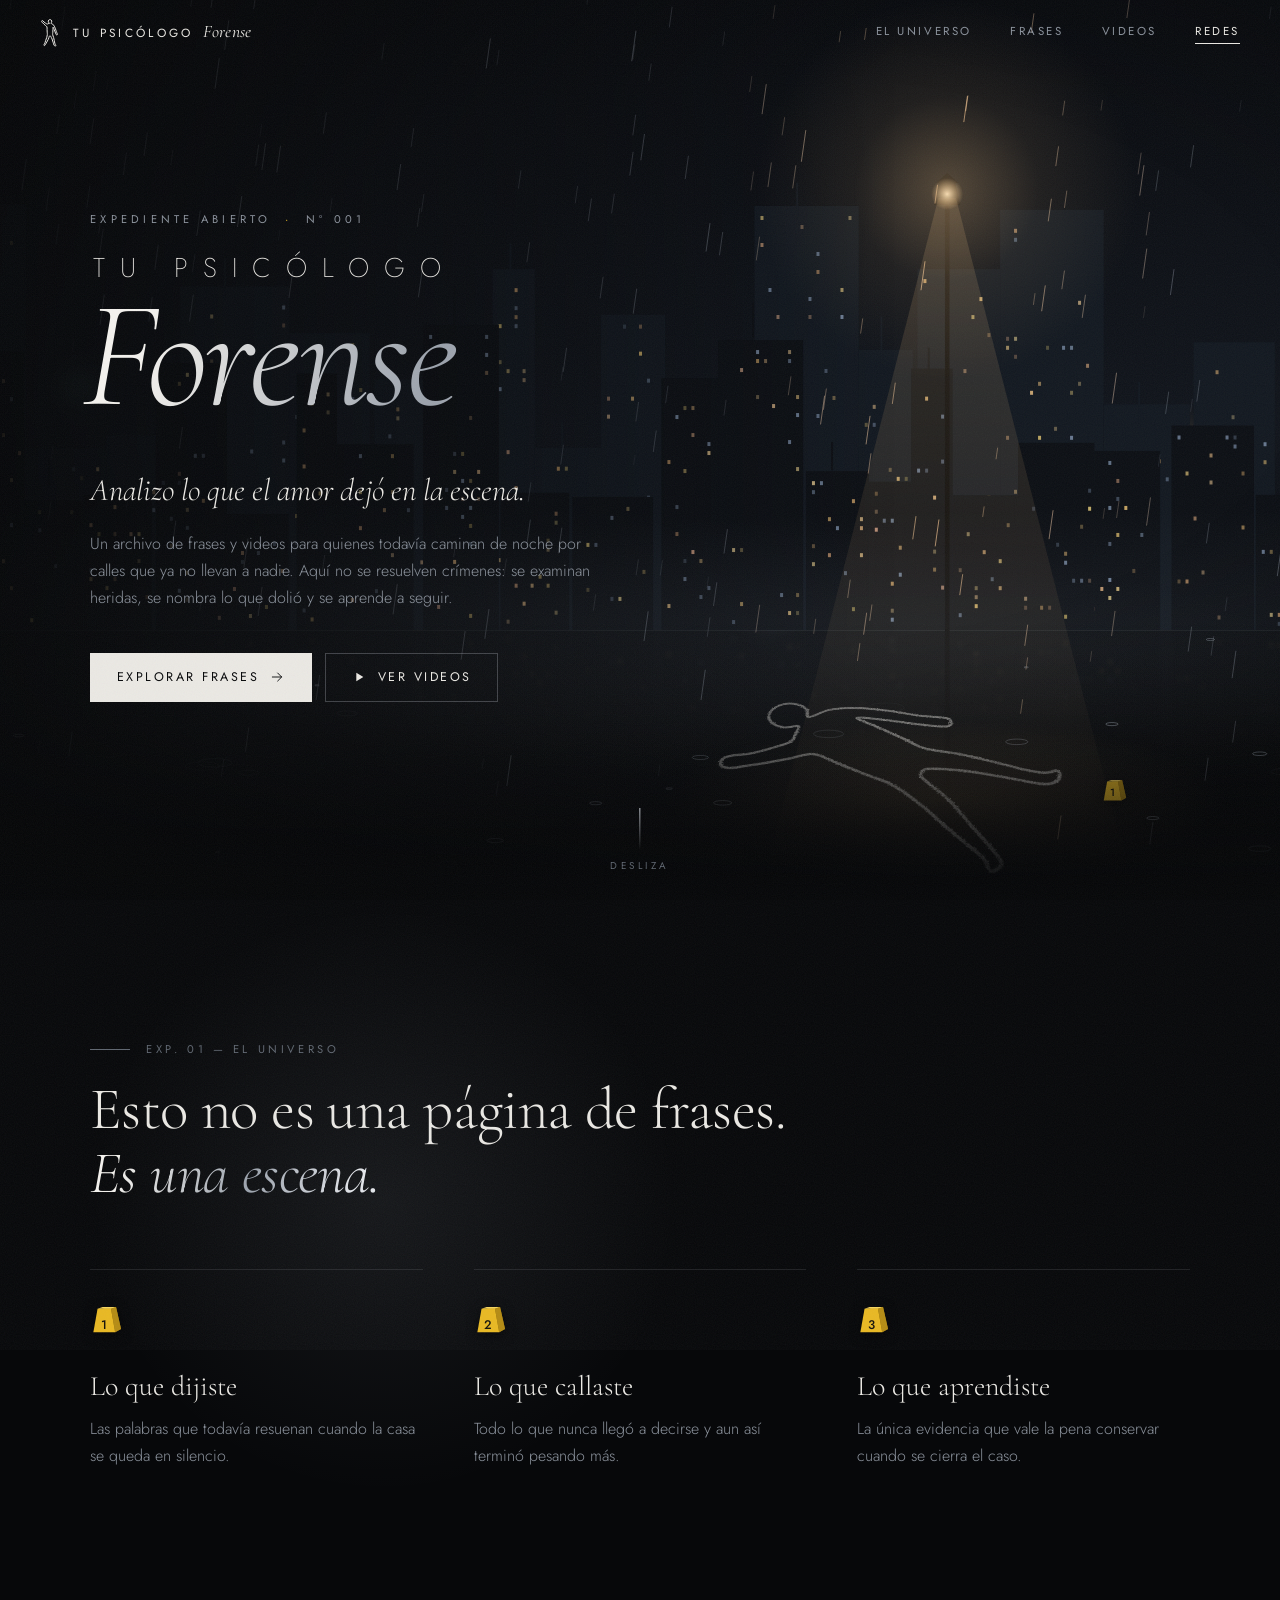
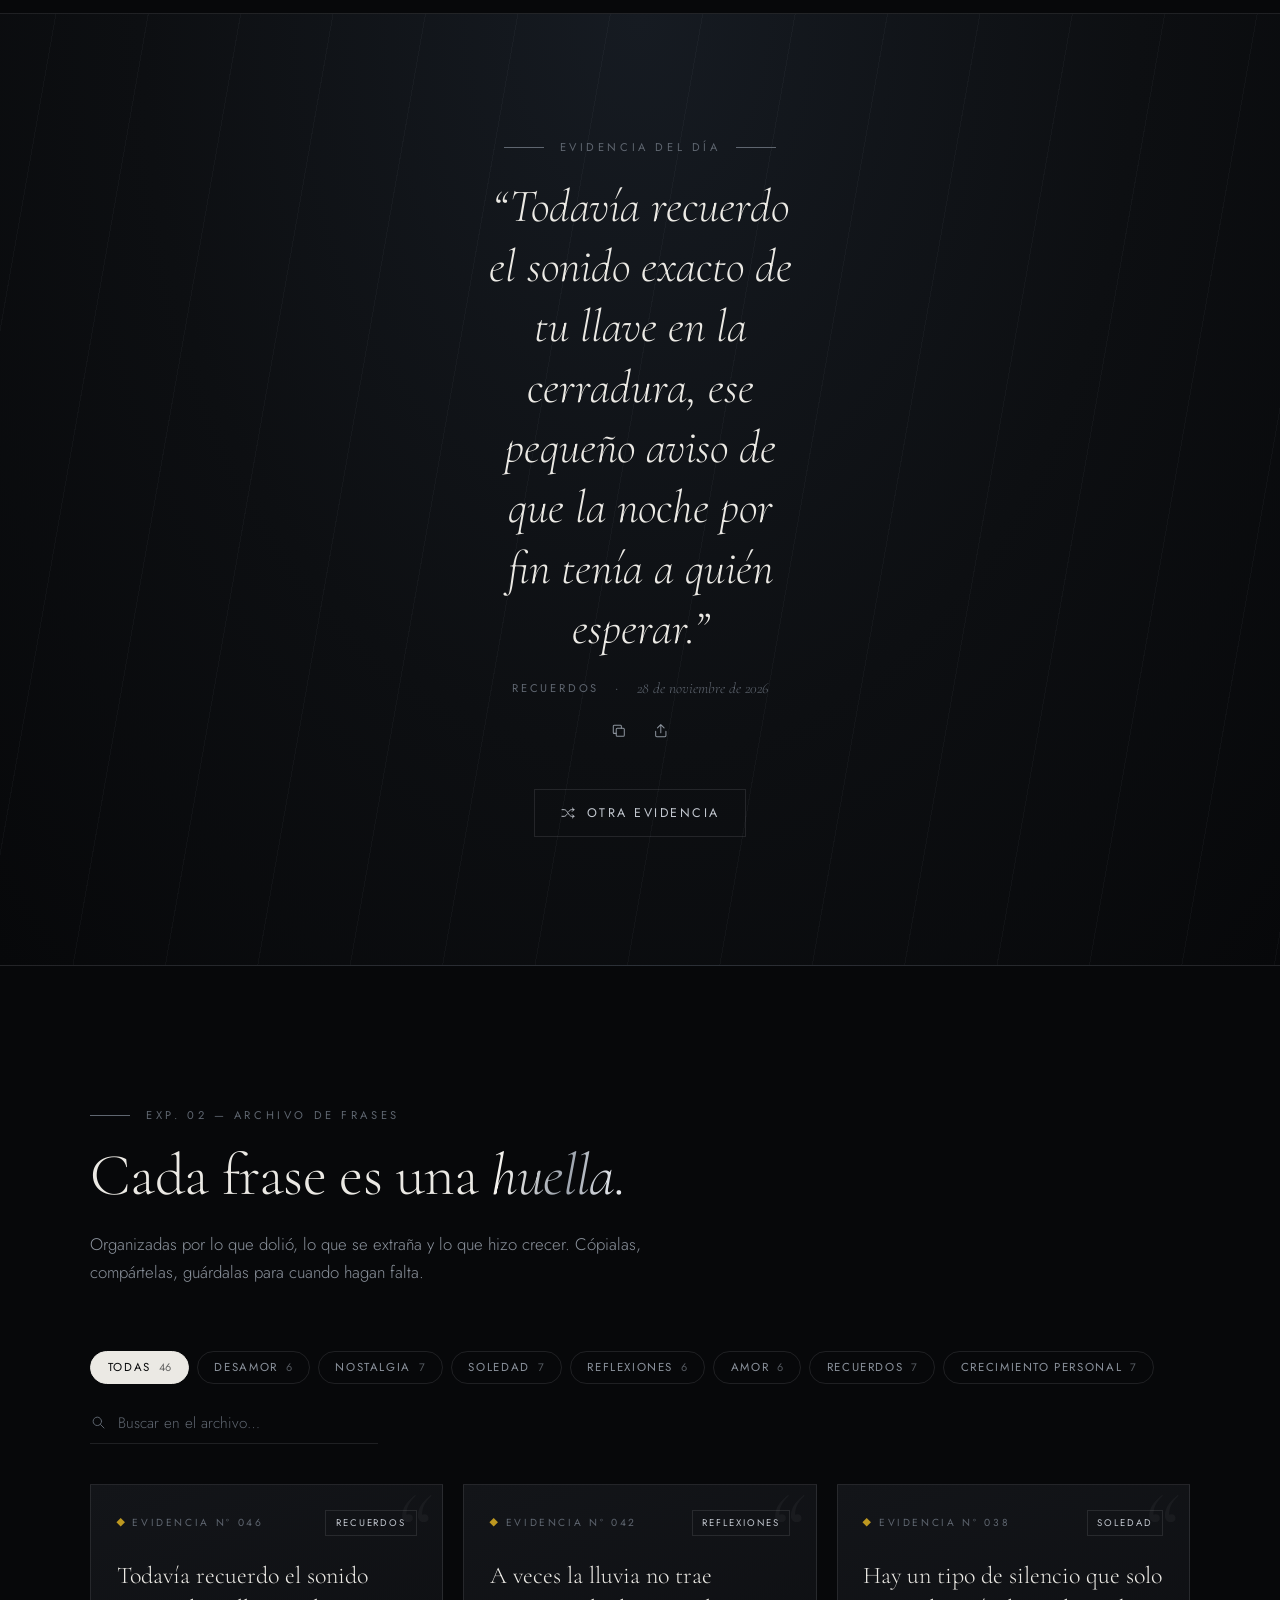
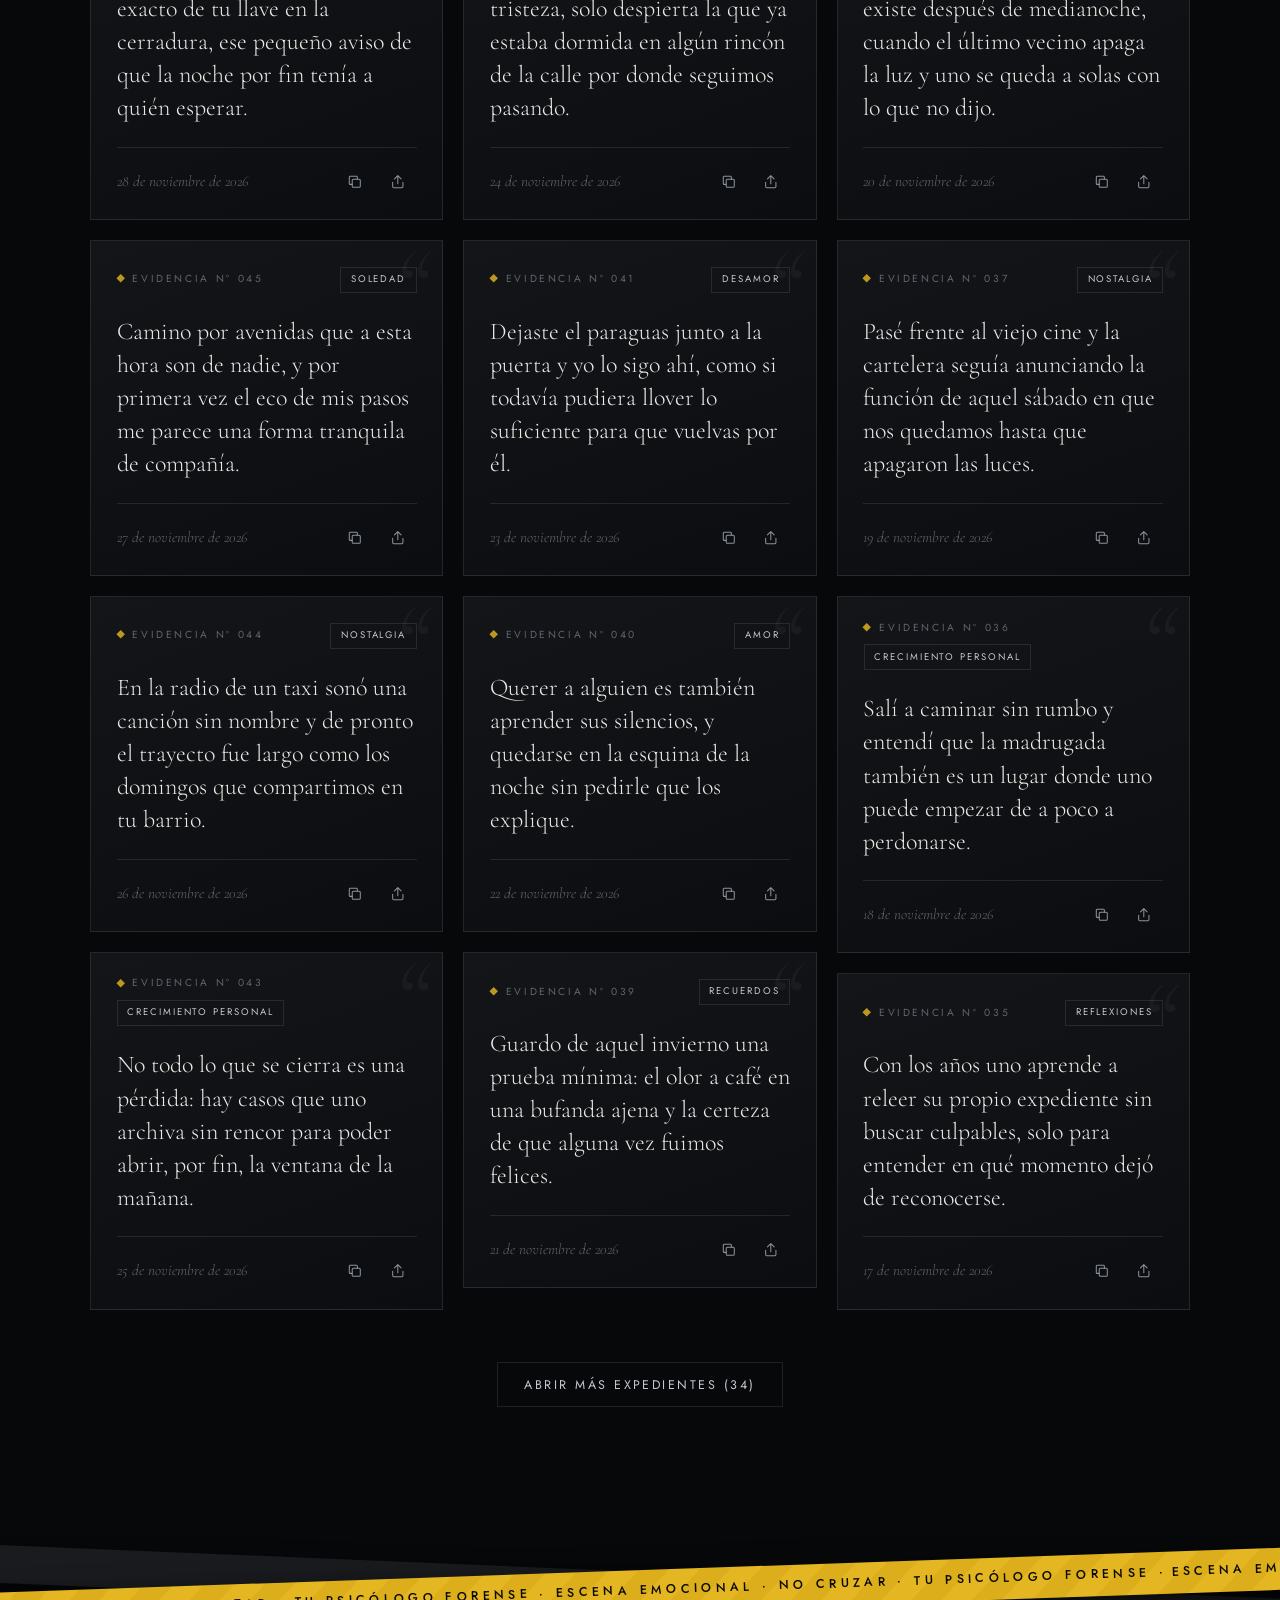
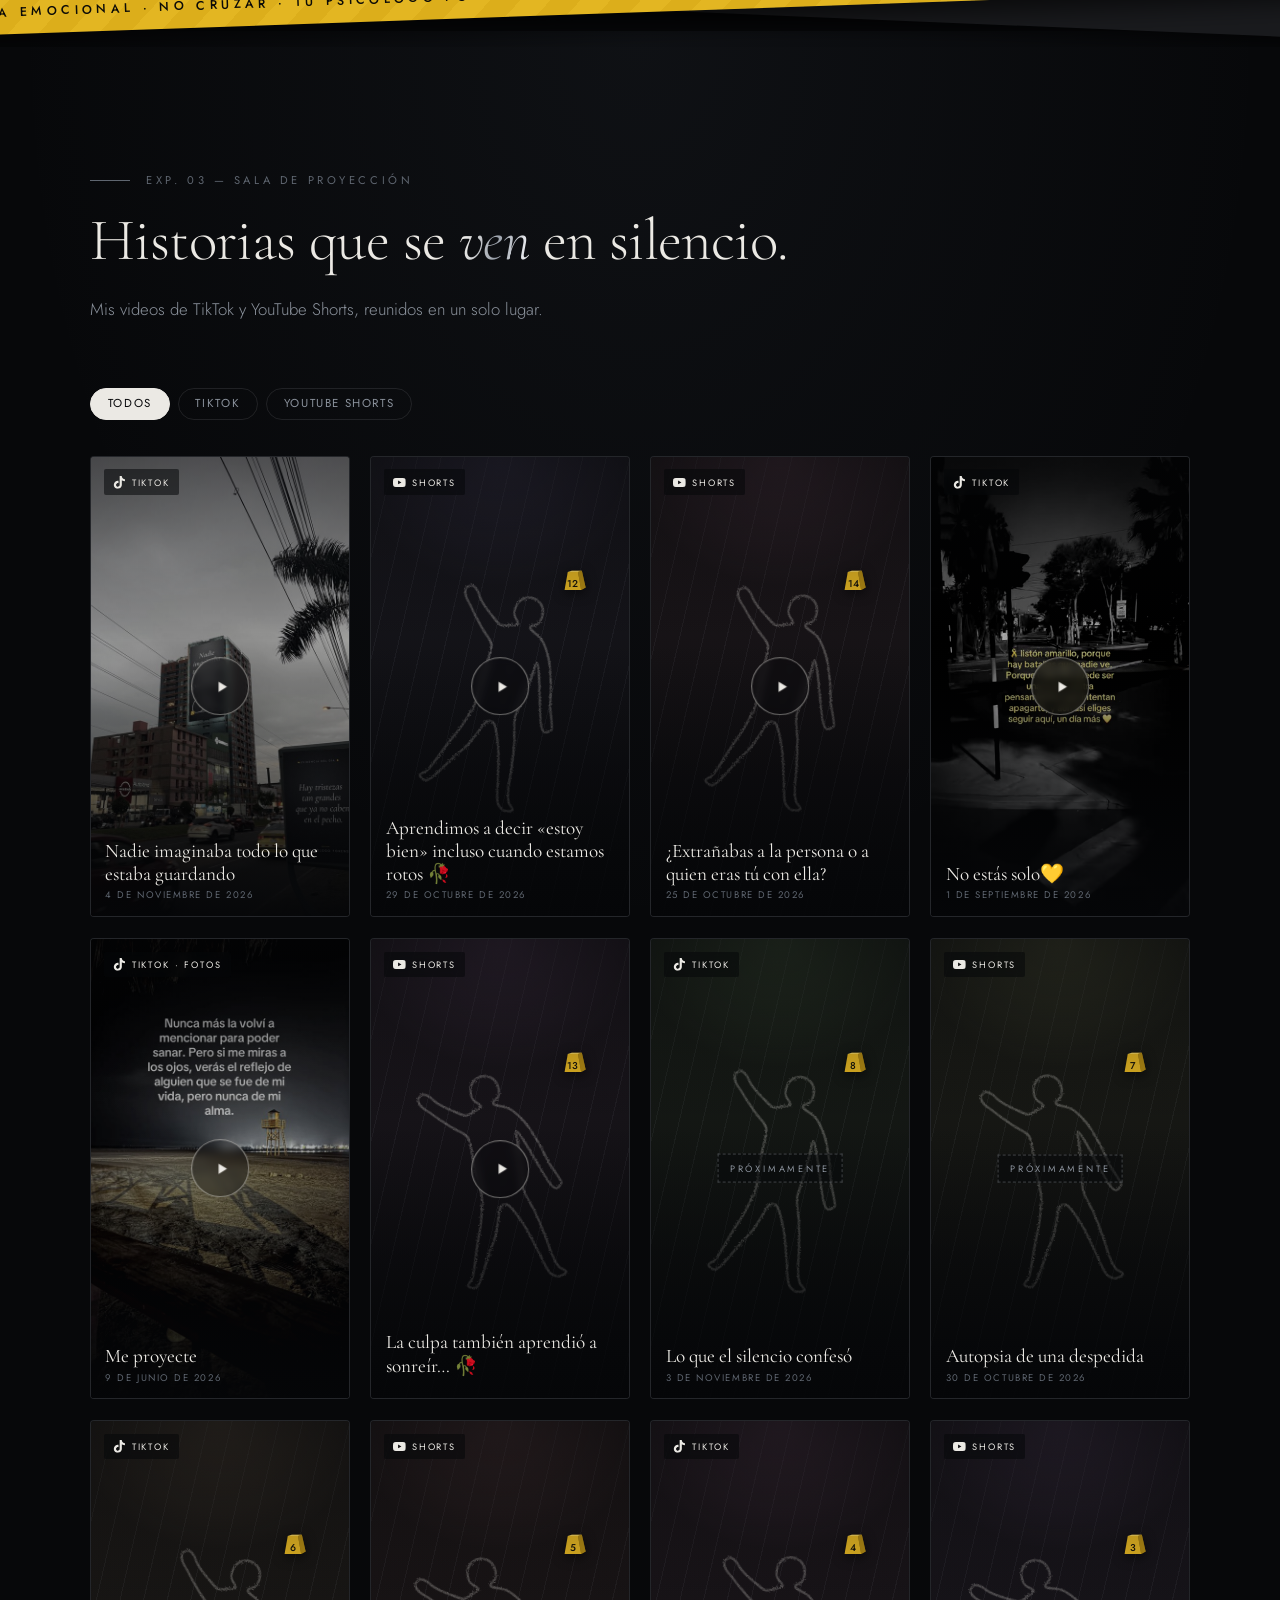
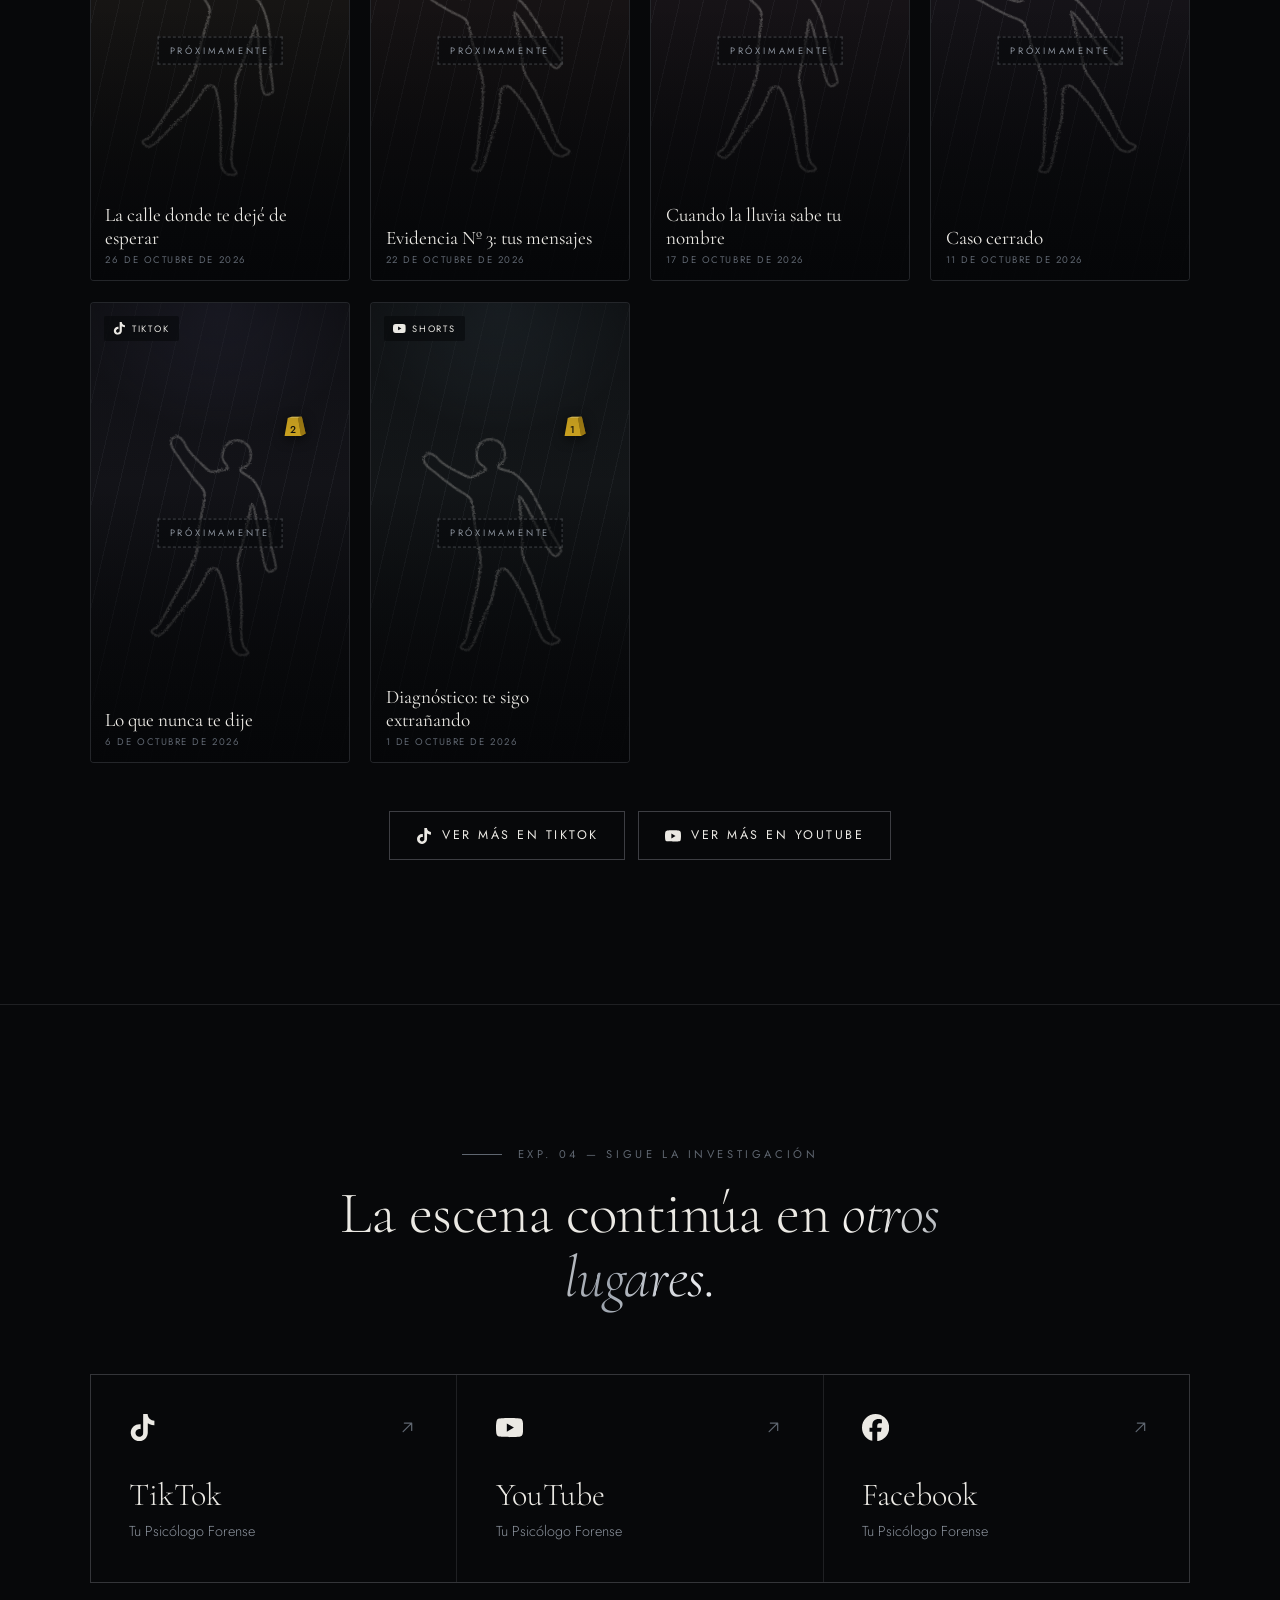
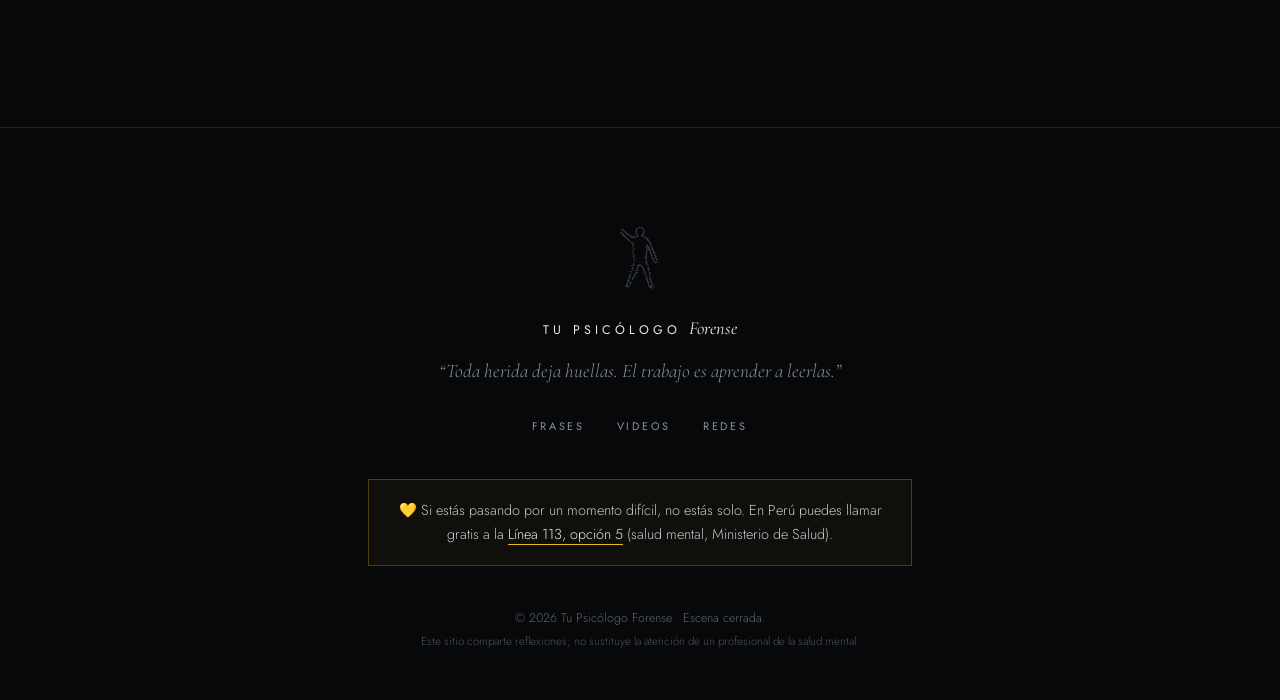
<file: index.html>
<!doctype html>
<html lang="es">
<head>
  <meta charset="utf-8">
  <meta name="viewport" content="width=device-width, initial-scale=1, viewport-fit=cover">
  <title>Tu Psicólogo Forense · Frases y videos para lo que el amor dejó</title>
  <meta name="description" content="Tu Psicólogo Forense: frases y videos sobre desamor, nostalgia, soledad, amor y crecimiento personal. Analizo lo que el amor dejó en la escena.">
  <meta name="theme-color" content="#07080a">
  <meta name="color-scheme" content="dark">

  <!-- Vista previa al compartir (WhatsApp, Facebook, X). Si cambia la dirección del sitio, actualiza estas URL. -->
  <link rel="canonical" href="https://tupsicologoforense.github.io/">
  <meta property="og:type" content="website">
  <meta property="og:site_name" content="Tu Psicólogo Forense">
  <meta property="og:locale" content="es_ES">
  <meta property="og:url" content="https://tupsicologoforense.github.io/">
  <meta property="og:title" content="Tu Psicólogo Forense">
  <meta property="og:description" content="Analizo lo que el amor dejó en la escena. Frases y videos sobre desamor, nostalgia, soledad y crecimiento personal.">
  <meta property="og:image" content="https://tupsicologoforense.github.io/assets/img/compartir.jpg">
  <meta property="og:image:secure_url" content="https://tupsicologoforense.github.io/assets/img/compartir.jpg">
  <meta property="og:image:type" content="image/jpeg">
  <meta property="og:image:width" content="1200">
  <meta property="og:image:height" content="630">
  <meta property="og:image:alt" content="Tu Psicólogo Forense: silueta de tiza bajo una farola en una calle lluviosa de noche.">
  <meta name="twitter:card" content="summary_large_image">
  <meta name="twitter:title" content="Tu Psicólogo Forense">
  <meta name="twitter:description" content="Analizo lo que el amor dejó en la escena.">
  <meta name="twitter:image" content="https://tupsicologoforense.github.io/assets/img/compartir.jpg">

  <script>document.documentElement.classList.add("js");try{if(sessionStorage.getItem("tpf-intro")||matchMedia("(prefers-reduced-motion: reduce)").matches)document.documentElement.classList.add("sin-intro")}catch(e){}</script>

  <link rel="icon" href="assets/img/favicon.svg" type="image/svg+xml">
  <link rel="preconnect" href="https://fonts.googleapis.com">
  <link rel="preconnect" href="https://fonts.gstatic.com" crossorigin>
  <link rel="stylesheet" href="https://fonts.googleapis.com/css2?family=Cormorant+Garamond:ital,wght@0,300;0,400;1,300;1,400&family=Jost:wght@200;300;400&display=swap">
  <link rel="stylesheet" href="assets/css/estilos.css">
</head>
<body>

  <!-- ===== Recursos gráficos reutilizables (silueta, marcador e íconos) ===== -->
  <svg width="0" height="0" style="position:absolute" aria-hidden="true">
    <defs>
      <filter id="tiza" x="-5%" y="-5%" width="110%" height="110%">
        <feTurbulence type="fractalNoise" baseFrequency="0.8" numOctaves="2" seed="3" result="ruido"/>
        <feDisplacementMap in="SourceGraphic" in2="ruido" scale="3.2" result="trazo"/>
        <feTurbulence type="fractalNoise" baseFrequency="2.2" numOctaves="1" seed="9" result="grano"/>
        <feColorMatrix in="grano" type="matrix" values="0 0 0 0 0  0 0 0 0 0  0 0 0 0 0  0 0 0 -1.1 1.3" result="mascara"/>
        <feComposite in="trazo" in2="mascara" operator="in"/>
      </filter>
    </defs>
    <symbol id="silueta" viewBox="0 0 300 430">
      <path pathLength="1" fill="none" stroke="currentColor" stroke-linecap="round" stroke-linejoin="round" d="M138,76C138.7,72.3 128.3,67.3 126,62C123.7,56.7 123,49.7 124,44C125,38.3 127.7,31.8 132,28C136.3,24.2 144,21 150,21C156,21 163.7,24.2 168,28C172.3,31.8 175,38.3 176,44C177,49.7 176.3,56.7 174,62C171.7,67.3 159.3,71.3 162,76C164.7,80.7 181.3,82.7 190,90C198.7,97.3 207,108.3 214,120C221,131.7 226.7,146 232,160C237.3,174 242,193 246,204C250,215 253.3,219.3 256,226C258.7,232.7 263,239.7 262,244C261,248.3 253.7,252.7 250,252C246.3,251.3 244,247.7 240,240C236,232.3 230.7,218 226,206C221.3,194 217,180 212,168C207,156 199,133.7 196,134C193,134.3 194.7,157 194,170C193.300,183 192.7,199.3 192,212C191.3,224.7 188,233 190,246C192,259 200,275.3 204,290C208,304.7 211,319.7 214,334C217,348.3 219.3,365.3 222,376C224.7,386.7 226.7,392.3 230,398C233.3,403.7 242.7,407 242,410C241.3,413 231.3,417 226,416C220.7,415 215,413.3 210,404C205,394.7 201,375.3 196,360C191,344.7 186,326.7 180,312C174,297.3 165,279.7 160,272C155,264.3 153.3,266 150,266C146.7,266 144.3,263.3 140,272C135.7,280.7 130.3,303.7 124,318C117.7,332.3 109,345 102,358C95,371 87.3,387.3 82,396C76.7,404.7 74.3,408.7 70,410C65.7,411.3 56.3,407.7 56,404C55.7,400.3 63.3,399 68,388C72.7,377 78.7,354 84,338C89.3,322 95.7,307.3 100,292C104.3,276.7 108.7,259.7 110,246C111.3,232.3 108.7,222.7 108,210C107.3,197.3 106.7,183.3 106,170C105.3,156.7 108.3,140.3 104,130C99.7,119.7 87.7,115 80,108C72.3,101 64.7,94.3 58,88C51.3,81.7 45,75 40,70C35,65 30.7,62.3 28,58C25.3,53.7 23,47.7 24,44C25,40.3 30.3,36.3 34,36C37.7,35.7 41.7,38.3 46,42C50.3,45.7 54,52.7 60,58C66,63.3 74.3,69 82,74C89.7,79 99.3,86.3 106,88C112.7,89.7 116.7,86 122,84C127.3,82 137.3,79.7 138,76Z"/>
    </symbol>
    <symbol id="marcador" viewBox="0 0 40 40">
      <polygon points="15,6 31,6 37,32 30,36" fill="#8f6d0c"/>
      <polygon points="9,8 25,8 31,6 15,6" fill="#f7d65e"/>
      <polygon points="4,36 30,36 25,8 9,8" fill="#e9b923"/>
      <polygon points="30,36 37,32 31,6 25,8" fill="#b58c14"/>
    </symbol>
    <symbol id="i-copiar" viewBox="0 0 24 24"><g fill="none" stroke="currentColor" stroke-width="1.4" stroke-linecap="round" stroke-linejoin="round"><rect x="8.5" y="8.5" width="11" height="11" rx="1.5"/><path d="M15.5 8.5V5.5a1 1 0 0 0-1-1h-9a1 1 0 0 0-1 1v9a1 1 0 0 0 1 1h3"/></g></symbol>
    <symbol id="i-compartir" viewBox="0 0 24 24"><g fill="none" stroke="currentColor" stroke-width="1.4" stroke-linecap="round" stroke-linejoin="round"><path d="M12 3.5v11M7.5 8 12 3.5 16.5 8"/><path d="M5 12.5v6a1.5 1.5 0 0 0 1.5 1.5h11a1.5 1.5 0 0 0 1.5-1.5v-6"/></g></symbol>
    <symbol id="i-play" viewBox="0 0 24 24"><path d="M8 5.5v13l10.5-6.5z" fill="currentColor"/></symbol>
    <symbol id="i-cerrar" viewBox="0 0 24 24"><path d="M6 6l12 12M18 6 6 18" fill="none" stroke="currentColor" stroke-width="1.4" stroke-linecap="round"/></symbol>
    <symbol id="i-flecha" viewBox="0 0 24 24"><path d="M5 12h14M13 6l6 6-6 6" fill="none" stroke="currentColor" stroke-width="1.4" stroke-linecap="round" stroke-linejoin="round"/></symbol>
    <symbol id="i-buscar" viewBox="0 0 24 24"><g fill="none" stroke="currentColor" stroke-width="1.4" stroke-linecap="round"><circle cx="10.5" cy="10.5" r="6"/><path d="m15 15 5 5"/></g></symbol>
    <symbol id="i-azar" viewBox="0 0 24 24"><g fill="none" stroke="currentColor" stroke-width="1.4" stroke-linecap="round" stroke-linejoin="round"><path d="M3 7h3.5c4.5 0 6.5 10 11 10H21M3 17h3.5c1.8 0 3-1.6 4.2-3.6M13.3 9.6C14.5 8 15.7 7 17.5 7H21"/><path d="m18.5 4.5 2.5 2.5-2.5 2.5M18.5 14.5l2.5 2.5-2.5 2.5"/></g></symbol>
    <symbol id="i-tiktok" viewBox="0 0 24 24"><path fill="currentColor" d="M12.525.02c1.31-.02 2.61-.01 3.91-.02.08 1.53.63 3.09 1.75 4.17 1.12 1.11 2.7 1.62 4.24 1.79v4.03c-1.44-.05-2.89-.35-4.2-.97-.57-.26-1.1-.59-1.62-.93-.01 2.92.01 5.84-.02 8.75-.08 1.4-.54 2.79-1.35 3.94-1.31 1.92-3.58 3.17-5.91 3.21-1.43.08-2.86-.31-4.08-1.03-2.020-1.19-3.44-3.37-3.65-5.71-.02-.5-.03-1-.01-1.49.18-1.9 1.12-3.72 2.58-4.96 1.66-1.44 3.98-2.13 6.15-1.72.02 1.48-.04 2.96-.04 4.44-.99-.32-2.15-.23-3.02.37-.63.41-1.11 1.04-1.36 1.75-.21.51-.15 1.07-.14 1.61.24 1.64 1.82 3.02 3.5 2.87 1.12-.01 2.19-.66 2.77-1.61.19-.33.4-.67.41-1.06.1-1.79.06-3.570.07-5.36.01-4.03-.01-8.05.02-12.07z"/></symbol>
    <symbol id="i-youtube" viewBox="0 0 24 24"><path fill="currentColor" d="M23.498 6.186a3.016 3.016 0 0 0-2.122-2.136C19.505 3.545 12 3.545 12 3.545s-7.505 0-9.377.505A3.017 3.017 0 0 0 .502 6.186C0 8.07 0 12 0 12s0 3.93.502 5.814a3.016 3.016 0 0 0 2.122 2.136c1.871.505 9.376.505 9.376.505s7.505 0 9.377-.505a3.015 3.015 0 0 0 2.122-2.136C24 15.93 24 12 24 12s0-3.93-.502-5.814zM9.545 15.568V8.432L15.818 12l-6.273 3.568z"/></symbol>
    <symbol id="i-facebook" viewBox="0 0 24 24"><path fill="currentColor" d="M9.101 23.691v-7.98H6.627v-3.667h2.474v-1.58c0-4.085 1.848-5.978 5.858-5.978.401 0 .955.042 1.468.103a8.68 8.68 0 0 1 1.141.195v3.325a8.623 8.623 0 0 0-.653-.036 26.805 26.805 0 0 0-.733-.009c-.707 0-1.259.096-1.675.309a1.686 1.686 0 0 0-.679.622c-.258.42-.374.995-.374 1.752v1.297h3.919l-.386 2.103-.287 1.564h-3.246v8.245C19.396 23.238 24 18.179 24 12.044c0-6.627-5.373-12-12-12s-12 5.373-12 12c0 5.628 3.874 10.35 9.101 11.647Z"/></symbol>
    <symbol id="i-whatsapp" viewBox="0 0 24 24"><path fill="currentColor" d="M12.04 2a9.9 9.9 0 0 0-8.5 15l-1.4 5 5.1-1.3A9.9 9.9 0 1 0 12.04 2Zm0 18.1a8.2 8.2 0 0 1-4.2-1.2l-.3-.2-3 .8.8-2.9-.2-.3a8.2 8.2 0 1 1 6.9 3.8Zm4.5-6.1c-.2-.1-1.5-.7-1.7-.8-.2-.1-.4-.1-.6.1l-.8 1c-.1.2-.3.2-.5.1a6.7 6.7 0 0 1-3.3-2.9c-.2-.4.2-.4.7-1.3.1-.2 0-.3 0-.4l-.8-1.8c-.2-.5-.4-.4-.6-.4h-.5a1 1 0 0 0-.7.3 3 3 0 0 0-.9 2.2 5.2 5.2 0 0 0 1.1 2.7 11.8 11.8 0 0 0 4.5 4c1.7.7 2.3.8 3.2.6.5-.1 1.5-.6 1.7-1.2.2-.6.2-1.1.1-1.2l-.5-.3Z"/></symbol>
    <symbol id="i-x" viewBox="0 0 24 24"><path fill="currentColor" d="M17.75 3h3.07l-6.7 7.66L22 21h-6.17l-4.83-6.32L5.47 21H2.4l7.17-8.2L2 3h6.33l4.37 5.77L17.75 3Zm-1.08 16.2h1.7L7.4 4.73H5.58L16.67 19.2Z"/></symbol>
    <symbol id="i-enlace" viewBox="0 0 24 24"><g fill="none" stroke="currentColor" stroke-width="1.4" stroke-linecap="round"><path d="M10 14a4.5 4.5 0 0 0 6.4 0l3-3a4.5 4.5 0 0 0-6.4-6.4l-1 1"/><path d="M14 10a4.5 4.5 0 0 0-6.4 0l-3 3a4.5 4.5 0 0 0 6.4 6.4l1-1"/></g></symbol>
  </svg>

  <!-- ===== Entrada cinematográfica (solo la primera visita de la sesión) ===== -->
  <div class="intro" id="intro" aria-hidden="true">
    <svg class="intro__silueta"><use href="#silueta"/></svg>
    <p class="intro__texto">Abriendo expediente…</p>
  </div>

  <a class="saltar" href="#frases">Saltar a las frases</a>

  <!-- ===== Navegación ===== -->
  <header class="nav" id="nav">
    <a class="nav__marca" href="#inicio" aria-label="Tu Psicólogo Forense, ir al inicio">
      <svg class="nav__logo" aria-hidden="true"><use href="#silueta"/></svg>
      <span>Tu Psicólogo <em>Forense</em></span>
    </a>
    <button class="nav__boton" id="menuBoton" aria-expanded="false" aria-controls="menu" aria-label="Abrir menú"><span></span><span></span></button>
    <nav class="nav__menu" id="menu" aria-label="Principal">
      <a href="#universo"><small>01</small>El universo</a>
      <a href="#frases"><small>02</small>Frases</a>
      <a href="#videos"><small>03</small>Videos</a>
      <a href="#redes"><small>04</small>Redes</a>
    </nav>
  </header>

  <main>
    <!-- ===== Portada ===== -->
    <section class="portada" id="inicio">
      <div class="escena" aria-hidden="true">
        <div class="escena__foto" id="portadaFoto"></div>
        <div class="escena__bokeh"><i></i><i></i><i></i><i></i><i></i><i></i><i></i><i></i></div>
        <canvas class="escena__lienzo" id="lluvia"></canvas>
        <div class="escena__luz"></div>
        <div class="escena__niebla"></div>
        <div class="escena__suelo">
          <svg class="escena__silueta"><use href="#silueta"/></svg>
          <span class="marcador escena__marcador"><svg><use href="#marcador"/></svg><b>1</b></span>
        </div>
        <div class="escena__vineta"></div>
      </div>

      <div class="portada__contenido">
        <p class="sobretitulo revelar">Expediente abierto <span>·</span> Nº 001</p>
        <h1 class="portada__titulo revelar"><span>Tu Psicólogo</span> <span>Forense</span></h1>
        <p class="portada__frase revelar" data-config="frasePrincipal">Analizo lo que el amor dejó en la escena.</p>
        <p class="portada__intro revelar" data-config="presentacion"></p>
        <div class="portada__botones revelar">
          <a class="boton boton--claro" href="#frases">Explorar frases <svg><use href="#i-flecha"/></svg></a>
          <a class="boton" href="#videos"><svg><use href="#i-play"/></svg> Ver videos</a>
        </div>
      </div>

      <a class="portada__bajar" href="#universo" aria-label="Seguir bajando"><span></span>Desliza</a>
    </section>

    <!-- ===== El universo ===== -->
    <section class="universo" id="universo">
      <div class="linterna" aria-hidden="true"></div>
      <div class="contenedor">
        <header class="cabecera revelar">
          <p class="cabecera__exp">Exp. 01 — El universo</p>
          <h2>Esto no es una página de frases.<br><em>Es una escena.</em></h2>
        </header>
        <div class="pistas">
          <article class="pista revelar">
            <span class="marcador"><svg><use href="#marcador"/></svg><b>1</b></span>
            <h3>Lo que dijiste</h3>
            <p>Las palabras que todavía resuenan cuando la casa se queda en silencio.</p>
          </article>
          <article class="pista revelar">
            <span class="marcador"><svg><use href="#marcador"/></svg><b>2</b></span>
            <h3>Lo que callaste</h3>
            <p>Todo lo que nunca llegó a decirse y aun así terminó pesando más.</p>
          </article>
          <article class="pista revelar">
            <span class="marcador"><svg><use href="#marcador"/></svg><b>3</b></span>
            <h3>Lo que aprendiste</h3>
            <p>La única evidencia que vale la pena conservar cuando se cierra el caso.</p>
          </article>
        </div>
      </div>
    </section>

    <!-- ===== Evidencia del día ===== -->
    <section class="destacada" aria-label="Frase destacada">
      <div class="destacada__lluvia" aria-hidden="true"></div>
      <div class="contenedor destacada__caja revelar">
        <p class="cabecera__exp">Evidencia del día</p>
        <blockquote class="destacada__frase" id="destacada" aria-live="polite"><p>&nbsp;</p></blockquote>
        <button class="boton boton--fantasma" id="otraFrase"><svg><use href="#i-azar"/></svg> Otra evidencia</button>
      </div>
    </section>

    <!-- ===== Frases ===== -->
    <section class="frases" id="frases">
      <div class="contenedor">
        <header class="cabecera revelar">
          <p class="cabecera__exp">Exp. 02 — Archivo de frases</p>
          <h2>Cada frase es una <em>huella.</em></h2>
          <p class="cabecera__texto">Organizadas por lo que dolió, lo que se extraña y lo que hizo crecer. Cópialas, compártelas, guárdalas para cuando hagan falta.</p>
        </header>

        <div class="filtros revelar">
          <div class="chips" id="chips" role="group" aria-label="Filtrar por categoría"></div>
          <label class="buscador">
            <svg aria-hidden="true"><use href="#i-buscar"/></svg>
            <input type="search" id="buscar" placeholder="Buscar en el archivo…" aria-label="Buscar frases">
          </label>
        </div>

        <div class="tarjetas" id="tarjetas" aria-live="polite"></div>
        <p class="vacio" id="frasesVacio" hidden>No hay evidencias que coincidan con la búsqueda.</p>
        <div class="centrar"><button class="boton boton--fantasma" id="masFrases" hidden>Abrir más expedientes</button></div>
      </div>
    </section>

    <!-- ===== Cinta ===== -->
    <div class="cinta" aria-hidden="true">
      <div class="cinta__pista"><span>Escena emocional · No cruzar · Tu Psicólogo Forense · Escena emocional · No cruzar · Tu Psicólogo Forense · </span><span>Escena emocional · No cruzar · Tu Psicólogo Forense · Escena emocional · No cruzar · Tu Psicólogo Forense · </span></div>
    </div>

    <!-- ===== Videos ===== -->
    <section class="videos" id="videos">
      <div class="contenedor">
        <header class="cabecera revelar">
          <p class="cabecera__exp">Exp. 03 — Sala de proyección</p>
          <h2>Historias que se <em>ven</em> en silencio.</h2>
          <p class="cabecera__texto">Mis videos de TikTok y YouTube Shorts, reunidos en un solo lugar.</p>
        </header>

        <div class="chips chips--videos revelar" id="chipsVideos" role="group" aria-label="Filtrar videos por plataforma">
          <button class="chip activo" data-plataforma="todos" aria-pressed="true">Todos</button>
          <button class="chip" data-plataforma="tiktok" aria-pressed="false">TikTok</button>
          <button class="chip" data-plataforma="youtube" aria-pressed="false">YouTube Shorts</button>
        </div>

        <div class="galeria" id="galeria"></div>
        <p class="vacio" id="videosVacio" hidden>Pronto habrá nuevas proyecciones aquí.</p>

        <div class="perfiles revelar" id="perfilesVideo"></div>
      </div>
    </section>

    <!-- ===== Redes ===== -->
    <section class="redes" id="redes">
      <div class="contenedor">
        <header class="cabecera cabecera--centro revelar">
          <p class="cabecera__exp">Exp. 04 — Sigue la investigación</p>
          <h2>La escena continúa en <em>otros lugares.</em></h2>
        </header>
        <div class="redes__lista" id="redesLista"></div>
      </div>
    </section>
  </main>

  <footer class="pie">
    <svg class="pie__silueta" aria-hidden="true"><use href="#silueta"/></svg>
    <p class="pie__marca">Tu Psicólogo <em>Forense</em></p>
    <p class="pie__frase">“Toda herida deja huellas. El trabajo es aprender a leerlas.”</p>
    <nav class="pie__nav" aria-label="Pie de página">
      <a href="#frases">Frases</a><a href="#videos">Videos</a><a href="#redes">Redes</a>
    </nav>
    <p class="pie__ayuda">
      <span aria-hidden="true">💛</span>
      Si estás pasando por un momento difícil, no estás solo. En Perú puedes llamar gratis a la
      <a href="tel:113">Línea 113, opción 5</a> (salud mental, Ministerio de Salud).
    </p>
    <p class="pie__legal">© <span id="anio">2026</span> Tu Psicólogo Forense · Escena cerrada.<br><small>Este sitio comparte reflexiones; no sustituye la atención de un profesional de la salud mental.</small></p>
  </footer>

  <!-- ===== Reproductor ===== -->
  <div class="modal" id="modal" role="dialog" aria-modal="true" aria-labelledby="modalTitulo" hidden>
    <div class="modal__fondo" data-cerrar></div>
    <div class="modal__caja">
      <button class="modal__cerrar" data-cerrar aria-label="Cerrar video"><svg><use href="#i-cerrar"/></svg></button>
      <div class="modal__video" id="modalVideo"></div>
      <div class="modal__pie">
        <h3 id="modalTitulo"></h3>
        <a class="boton boton--fantasma" id="modalEnlace" target="_blank" rel="noopener">Ver original <svg><use href="#i-flecha"/></svg></a>
      </div>
    </div>
  </div>

  <!-- ===== Menú compartir (si el celular no tiene menú nativo) ===== -->
  <div class="compartir" id="compartir" hidden>
    <a id="cWhatsapp" target="_blank" rel="noopener"><svg><use href="#i-whatsapp"/></svg>WhatsApp</a>
    <a id="cFacebook" target="_blank" rel="noopener"><svg><use href="#i-facebook"/></svg>Facebook</a>
    <a id="cX" target="_blank" rel="noopener"><svg><use href="#i-x"/></svg>X</a>
    <button id="cEnlace"><svg><use href="#i-enlace"/></svg>Copiar enlace</button>
  </div>

  <div class="aviso" id="aviso" role="status" aria-live="polite"></div>
  <div class="grano" aria-hidden="true"></div>

  <script src="assets/js/app.js" defer></script>
</body>
</html>
</file>
<file: assets/css/estilos.css>
/* ==========================================================================
   TU PSICÓLOGO FORENSE — estilos
   Índice: 1 Variables · 2 Base · 3 Componentes · 4 Intro · 5 Navegación
           6 Portada · 7 Universo · 8 Destacada · 9 Frases · 10 Cinta
           11 Videos · 12 Redes · 13 Pie · 14 Modal y avisos · 15 Movimiento
   ========================================================================== */

/* 1. Variables — cambia aquí los colores de toda la página */
:root {
  --negro: #07080a;
  --carbon: #0d0f12;
  --grafito: #15181c;
  --linea: rgba(201, 206, 214, .12);
  --linea-fuerte: rgba(201, 206, 214, .28);
  --plata: #c3c8d0;
  --plata-suave: #8b929c;
  --niebla: #5f6670;
  --tiza: #ebe9e4;
  --amarillo: #e9b923;
  --lampara: 255, 205, 140;

  --serif: "Cormorant Garamond", "Times New Roman", serif;
  --sans: "Jost", "Helvetica Neue", Arial, sans-serif;

  --ancho: 1180px;
  --margen: clamp(1rem, 4vw, 2.5rem);
  --seccion: clamp(5rem, 12vw, 9rem);
  --suave: cubic-bezier(.22, .61, .36, 1);
}

/* 2. Base */
*, *::before, *::after { box-sizing: border-box; }
html { scroll-behavior: smooth; -webkit-text-size-adjust: 100%; }
body {
  margin: 0;
  background: var(--negro);
  color: var(--plata);
  font: 300 1rem/1.7 var(--sans);
  -webkit-font-smoothing: antialiased;
  overflow-x: hidden;
}
img, svg, video, iframe, canvas { display: block; max-width: 100%; }
a { color: inherit; text-decoration: none; }
button { font: inherit; color: inherit; background: none; border: 0; cursor: pointer; }
h1, h2, h3 { margin: 0; font-weight: 300; }
p { margin: 0; }
em { font-style: italic; }
[hidden] { display: none !important; }
::selection { background: var(--tiza); color: var(--negro); }
:focus-visible { outline: 1px solid var(--tiza); outline-offset: 4px; }

.contenedor { width: 100%; max-width: var(--ancho); margin: 0 auto; padding: 0 var(--margen); }
.centrar { display: flex; justify-content: center; margin-top: 2.5rem; }
.saltar {
  position: fixed; top: .75rem; left: .75rem; z-index: 200;
  padding: .6rem 1rem; background: var(--tiza); color: var(--negro);
  transform: translateY(-200%); transition: transform .3s;
}
.saltar:focus { transform: none; }

/* Grano de película sobre toda la página */
.grano {
  position: fixed; inset: -50%; z-index: 90; pointer-events: none; opacity: .055;
  background-image: url("data:image/svg+xml,%3Csvg xmlns='http://www.w3.org/2000/svg' width='160' height='160'%3E%3Cfilter id='n'%3E%3CfeTurbulence type='fractalNoise' baseFrequency='.9' numOctaves='3' stitchTiles='stitch'/%3E%3C/filter%3E%3Crect width='100%25' height='100%25' filter='url(%23n)'/%3E%3C/svg%3E");
  animation: grano 1s steps(4) infinite;
}
@keyframes grano {
  0% { transform: translate(0, 0); } 25% { transform: translate(-3%, 2%); }
  50% { transform: translate(2%, -3%); } 75% { transform: translate(-1%, -1%); } 100% { transform: translate(0, 0); }
}

/* 3. Componentes compartidos */
.intro__silueta, .escena__silueta, .clip__silueta { stroke-width: 4.5; }
.pie__silueta { stroke-width: 8; }
.nav__logo { stroke-width: 15; }

.boton {
  display: inline-flex; align-items: center; gap: .65rem;
  padding: .95rem 1.6rem;
  border: 1px solid var(--linea-fuerte);
  font: 400 .78rem/1 var(--sans); letter-spacing: .2em; text-transform: uppercase;
  color: var(--tiza);
  transition: background .4s var(--suave), color .4s var(--suave), border-color .4s, transform .4s var(--suave);
}
.boton svg { width: 1rem; height: 1rem; transition: transform .4s var(--suave); }
.boton:hover { border-color: var(--tiza); background: rgba(235, 233, 228, .06); }
.boton:hover svg { transform: translateX(3px); }
.boton--claro { background: var(--tiza); color: var(--negro); border-color: var(--tiza); }
.boton--claro:hover { background: #fff; }
.boton--fantasma { border-color: var(--linea); color: var(--plata); }
.boton[aria-disabled="true"] { opacity: .45; cursor: default; pointer-events: none; }

.marcador { position: relative; display: inline-block; width: 2.1rem; height: 2.1rem; flex: none; }
.marcador svg { width: 100%; height: 100%; filter: drop-shadow(0 3px 6px rgba(0, 0, 0, .6)); }
.marcador b {
  position: absolute; left: 0; right: 14%; bottom: 14%; text-align: center;
  font: 500 .78rem/1 var(--sans); color: #15130c;
}

.cabecera { max-width: 46rem; margin-bottom: clamp(2.5rem, 6vw, 4rem); }
.cabecera--centro { margin-left: auto; margin-right: auto; text-align: center; }
.cabecera__exp {
  display: flex; align-items: center; gap: 1rem;
  font: 400 .7rem/1 var(--sans); letter-spacing: .32em; text-transform: uppercase;
  color: var(--niebla); margin-bottom: 1.4rem;
}
.cabecera__exp::before { content: ""; width: 2.5rem; height: 1px; background: currentColor; }
.cabecera--centro .cabecera__exp { justify-content: center; }
.cabecera h2 {
  font: 300 clamp(2.1rem, 5.2vw, 3.7rem)/1.08 var(--serif); color: var(--tiza); letter-spacing: -.01em;
}
.cabecera h2 em, .portada__titulo span:last-child {
  background: linear-gradient(100deg, #f4f2ee 10%, #9aa1ab 55%, #e6e8ec 90%);
  -webkit-background-clip: text; background-clip: text; color: transparent;
}
.cabecera__texto { margin-top: 1.4rem; max-width: 36rem; color: var(--plata-suave); font-size: 1.05rem; }

.chips { display: flex; gap: .5rem; flex-wrap: wrap; }
.chip {
  display: inline-flex; align-items: center; gap: .5rem; white-space: nowrap;
  padding: .6rem 1.05rem; border: 1px solid var(--linea); border-radius: 999px;
  font: 400 .72rem/1 var(--sans); letter-spacing: .14em; text-transform: uppercase; color: var(--plata-suave);
  transition: all .35s var(--suave);
}
.chip small { font-size: .68rem; letter-spacing: 0; opacity: .6; }
.chip:hover { color: var(--tiza); border-color: var(--linea-fuerte); }
.chip.activo { background: var(--tiza); border-color: var(--tiza); color: var(--negro); }

.vacio { text-align: center; color: var(--niebla); font: italic 300 1.3rem var(--serif); padding: 3rem 0; }
.error {
  border: 1px dashed rgba(233, 185, 35, .5); padding: 1.5rem; color: var(--plata);
  font-size: .95rem; column-span: all; grid-column: 1 / -1;
}
.error strong { color: var(--amarillo); font-weight: 400; }
.error code { color: var(--tiza); }

/* Aparición al hacer scroll */
.js .revelar { opacity: 0; transform: translateY(22px); transition: opacity 1.1s var(--suave), transform 1.1s var(--suave); }
.js .revelar.visible { opacity: 1; transform: none; }

/* 4. Intro */
.intro {
  position: fixed; inset: 0; z-index: 150; display: grid; place-content: center; justify-items: center; gap: 1.5rem;
  background: var(--negro); color: var(--tiza);
  animation: intro-fuera .9s var(--suave) 2.2s forwards;
}
.sin-intro .intro, .intro.fuera { display: none; }
.intro__silueta {
  width: 130px; height: 186px; filter: url(#tiza);
  stroke-dasharray: 1; stroke-dashoffset: 1; animation: dibujar 2s var(--suave) .2s forwards;
}
.intro__texto {
  font: 400 .68rem/1 var(--sans); letter-spacing: .4em; text-transform: uppercase; color: var(--niebla);
  opacity: 0; animation: aparecer 1s ease .6s forwards;
}
@keyframes dibujar { to { stroke-dashoffset: 0; } }
@keyframes aparecer { to { opacity: 1; } }
@keyframes intro-fuera { to { opacity: 0; visibility: hidden; } }

/* 5. Navegación */
.nav {
  position: fixed; inset: 0 0 auto; z-index: 50;
  display: flex; align-items: center; justify-content: space-between;
  padding: 1.1rem var(--margen);
  transition: background .5s, padding .5s, border-color .5s;
  border-bottom: 1px solid transparent;
}
/* El desenfoque va en una capa aparte: si estuviera en .nav, el menú del celular quedaría atrapado dentro de la barra */
.nav::before {
  content: ""; position: absolute; inset: 0; z-index: -1; opacity: 0; transition: opacity .5s;
  background: rgba(7, 8, 10, .78); backdrop-filter: blur(14px); -webkit-backdrop-filter: blur(14px);
}
.nav--solida::before { opacity: 1; }
.nav--solida { border-color: var(--linea); padding-top: .75rem; padding-bottom: .75rem; }
.nav__marca { display: flex; align-items: center; gap: .8rem; position: relative; z-index: 2; }
.nav__logo { width: 20px; height: 29px; color: var(--tiza); }
.nav__marca span { font: 400 .74rem/1 var(--sans); letter-spacing: .28em; text-transform: uppercase; color: var(--tiza); }
.nav__marca em { font: italic 400 1.1rem/1 var(--serif); letter-spacing: .02em; text-transform: none; margin-left: .15rem; }
.nav__menu { display: flex; gap: clamp(1.2rem, 3vw, 2.6rem); }
.nav__menu a {
  position: relative; font: 400 .72rem/1 var(--sans); letter-spacing: .22em; text-transform: uppercase;
  color: var(--plata-suave); transition: color .3s; padding: .4rem 0;
}
.nav__menu a small { display: none; }
.nav__menu a::after {
  content: ""; position: absolute; left: 0; right: 0; bottom: 0; height: 1px; background: var(--tiza);
  transform: scaleX(0); transform-origin: right; transition: transform .45s var(--suave);
}
.nav__menu a:hover, .nav__menu a.actual { color: var(--tiza); }
.nav__menu a:hover::after, .nav__menu a.actual::after { transform: scaleX(1); transform-origin: left; }
.nav__boton { display: none; position: relative; z-index: 2; width: 2.75rem; height: 2.75rem; }
.nav__boton span { position: absolute; left: .7rem; right: .7rem; height: 1px; background: var(--tiza); transition: transform .4s var(--suave); }
.nav__boton span:first-child { top: 1.15rem; }
.nav__boton span:last-child { top: 1.6rem; left: 1.1rem; }

@media (max-width: 760px) {
  .nav__boton { display: block; }
  .nav__menu {
    position: fixed; inset: 0; flex-direction: column; justify-content: center; gap: 1.6rem;
    padding: 0 var(--margen); background: var(--negro);
    opacity: 0; visibility: hidden; transition: opacity .45s, visibility .45s;
  }
  .nav__menu a { font: 300 2.4rem/1.1 var(--serif); letter-spacing: 0; text-transform: none; color: var(--tiza); }
  .nav__menu a small { display: block; font: 400 .65rem/1 var(--sans); letter-spacing: .3em; color: var(--niebla); margin-bottom: .5rem; }
  .nav__menu a::after { display: none; }
  .nav--abierta .nav__menu { opacity: 1; visibility: visible; }
  .nav--abierta .nav__boton span:first-child { transform: translateY(.22rem) rotate(45deg); }
  .nav--abierta .nav__boton span:last-child { left: .7rem; transform: translateY(-.23rem) rotate(-45deg); }
}

/* 6. Portada */
.portada {
  --lampara-x: 74%;
  --horizonte: 70%;
  position: relative; min-height: 100vh; min-height: 100svh;
  display: flex; align-items: center; overflow: hidden; isolation: isolate;
}
.escena { position: absolute; inset: 0; z-index: -1; background: linear-gradient(180deg, #090b0f 0%, #10141b 48%, #0b0d11 70%, #07080a 100%); }
.escena__foto { position: absolute; inset: 0; background: center / cover no-repeat; filter: grayscale(.7) brightness(.45) contrast(1.1); opacity: 0; transition: opacity 1.5s; }
.con-foto .escena__foto { opacity: 1; }
.escena__lienzo { position: absolute; inset: 0; width: 100%; height: 100%; }

.escena__bokeh i {
  position: absolute; border-radius: 50%; filter: blur(10px); mix-blend-mode: screen;
  background: radial-gradient(circle, var(--c) 0%, transparent 70%);
  animation: bokeh 9s ease-in-out infinite alternate;
}
.escena__bokeh i:nth-child(1) { --c: rgba(var(--lampara), .45); width: 70px; height: 70px; left: 8%; top: 58%; }
.escena__bokeh i:nth-child(2) { --c: rgba(140, 160, 190, .4); width: 110px; height: 110px; left: 22%; top: 50%; animation-delay: -3s; }
.escena__bokeh i:nth-child(3) { --c: rgba(190, 70, 70, .32); width: 46px; height: 46px; left: 36%; top: 62%; animation-delay: -5s; }
.escena__bokeh i:nth-child(4) { --c: rgba(var(--lampara), .3); width: 90px; height: 90px; left: 48%; top: 54%; animation-delay: -1s; }
.escena__bokeh i:nth-child(5) { --c: rgba(160, 180, 210, .35); width: 60px; height: 60px; left: 58%; top: 64%; animation-delay: -7s; }
.escena__bokeh i:nth-child(6) { --c: rgba(var(--lampara), .4); width: 130px; height: 130px; left: 88%; top: 46%; animation-delay: -2s; }
.escena__bokeh i:nth-child(7) { --c: rgba(120, 200, 170, .22); width: 54px; height: 54px; left: 4%; top: 40%; animation-delay: -4s; }
.escena__bokeh i:nth-child(8) { --c: rgba(200, 120, 90, .28); width: 80px; height: 80px; left: 66%; top: 42%; animation-delay: -6s; }
@keyframes bokeh { from { opacity: .35; transform: translate3d(0, 0, 0) scale(1); } to { opacity: .85; transform: translate3d(12px, -8px, 0) scale(1.12); } }

/* Luz de la farola: halo + cono sobre el suelo */
.escena__luz { position: absolute; inset: 0; pointer-events: none; animation: parpadeo 7s infinite; }
.escena__luz::before {
  content: ""; position: absolute; left: var(--lampara-x); top: 21%; width: 34vmax; height: 34vmax; transform: translate(-50%, -50%);
  background: radial-gradient(circle, rgba(var(--lampara), .3) 0%, rgba(var(--lampara), .08) 30%, transparent 62%);
}
.escena__luz::after {
  content: ""; position: absolute; left: var(--lampara-x); top: 22%; width: 46vmax; height: 78%; transform: translateX(-50%);
  background: linear-gradient(180deg, rgba(var(--lampara), .16), rgba(var(--lampara), .04) 75%, transparent);
  clip-path: polygon(48.5% 0, 51.5% 0, 82% 100%, 18% 100%);
  filter: blur(6px);
}
@keyframes parpadeo { 0%, 100% { opacity: 1; } 91% { opacity: 1; } 92% { opacity: .55; } 93% { opacity: .95; } 94.5% { opacity: .6; } 96% { opacity: 1; } }

.escena__niebla {
  position: absolute; left: -20%; right: -20%; bottom: 8%; height: 40%; pointer-events: none;
  background: radial-gradient(ellipse at 30% 60%, rgba(160, 170, 185, .09), transparent 60%),
              radial-gradient(ellipse at 75% 50%, rgba(160, 170, 185, .07), transparent 55%);
  animation: niebla 26s ease-in-out infinite alternate;
}
@keyframes niebla { to { transform: translateX(8%); } }

/* La silueta de tiza sobre el asfalto, bajo la luz */
.escena__suelo { position: absolute; left: 0; right: 0; bottom: 0; height: 36%; perspective: 700px; perspective-origin: 70% 0; }
.escena__silueta {
  position: absolute; left: var(--lampara-x); bottom: 4%;
  width: clamp(150px, 19vw, 280px); aspect-ratio: 300 / 430; height: auto;
  color: rgba(235, 233, 228, .62); filter: url(#tiza);
  transform: translateX(-50%) rotateX(64deg) rotateZ(-58deg); transform-origin: 50% 70%;
}
.escena__marcador { position: absolute; left: calc(var(--lampara-x) + clamp(90px, 12vw, 170px)); bottom: 30%; width: 1.7rem; height: 1.7rem; }
.escena__marcador b { font-size: .66rem; }
.escena__vineta {
  position: absolute; inset: 0;
  background:
    radial-gradient(ellipse 120% 90% at 60% 40%, transparent 35%, rgba(4, 5, 6, .8) 100%),
    linear-gradient(90deg, rgba(7, 8, 10, .85) 0%, rgba(7, 8, 10, .35) 45%, transparent 70%),
    linear-gradient(0deg, var(--negro) 0%, transparent 18%);
}

.portada__contenido { position: relative; width: 100%; max-width: var(--ancho); margin: 0 auto; padding: 7rem var(--margen) 6rem; }
.portada__contenido > * { max-width: 40rem; }
.sobretitulo {
  font: 400 .7rem/1 var(--sans); letter-spacing: .38em; text-transform: uppercase; color: var(--plata-suave); margin-bottom: 1.8rem;
}
.sobretitulo span { color: var(--amarillo); margin: 0 .4rem; }
.portada__titulo { display: flex; flex-direction: column; color: var(--tiza); margin-bottom: 1.8rem; }
.portada__titulo span:first-child {
  font: 200 clamp(1.05rem, 2.6vw, 1.7rem)/1 var(--sans); letter-spacing: .55em; text-transform: uppercase; margin-bottom: .4rem; padding-left: .2rem;
}
.portada__titulo span:last-child {
  font: italic 300 clamp(4.2rem, 13vw, 9.5rem)/.9 var(--serif); letter-spacing: -.02em; margin-left: -.05em; padding-bottom: .1em;
}
.portada__frase { font: italic 300 clamp(1.35rem, 2.6vw, 1.95rem)/1.35 var(--serif); color: var(--tiza); margin-bottom: 1.2rem; }
.portada__intro { color: var(--plata-suave); max-width: 33rem; font-size: 1rem; margin-bottom: 2.6rem; }
.portada__botones { display: flex; flex-wrap: wrap; gap: .8rem; }
.portada .revelar:nth-child(2) { transition-delay: .15s; }
.portada .revelar:nth-child(3) { transition-delay: .35s; }
.portada .revelar:nth-child(4) { transition-delay: .5s; }
.portada .revelar:nth-child(5) { transition-delay: .65s; }

.portada__bajar {
  position: absolute; left: 50%; bottom: 1.8rem; transform: translateX(-50%);
  display: flex; flex-direction: column; align-items: center; gap: .7rem;
  font: 400 .62rem/1 var(--sans); letter-spacing: .35em; text-transform: uppercase; color: var(--niebla);
}
.portada__bajar span { width: 1px; height: 42px; background: linear-gradient(var(--plata), transparent); animation: bajar 2.4s var(--suave) infinite; transform-origin: top; }
@keyframes bajar { 0% { transform: scaleY(0); } 50% { transform: scaleY(1); transform-origin: top; } 51% { transform-origin: bottom; } 100% { transform: scaleY(0); transform-origin: bottom; } }

@media (max-width: 760px) {
  .portada { --lampara-x: 80%; align-items: flex-end; }
  .portada__contenido { padding-top: 9rem; padding-bottom: 11rem; }
  .portada__titulo span:first-child { letter-spacing: .42em; }
  .escena__suelo { height: 20%; perspective-origin: 80% 0; }
  .escena__silueta { color: rgba(235, 233, 228, .55); width: 125px; bottom: 0; }
  .escena__marcador { left: auto; right: 5%; bottom: 62%; width: 1.4rem; height: 1.4rem; }
  .escena__vineta {
    background: radial-gradient(ellipse 140% 80% at 70% 30%, transparent 30%, rgba(4, 5, 6, .7) 100%),
                linear-gradient(0deg, rgba(7, 8, 10, .2) 0%, rgba(7, 8, 10, .82) 22%, rgba(7, 8, 10, .7) 70%, transparent 92%);
  }
  .clip__info { padding: .8rem .7rem; }
  .clip__info time { letter-spacing: .08em; font-size: .56rem; }
  .clip__plataforma { left: .55rem; top: .55rem; }
  .portada__bajar { display: none; }
}

/* 7. Universo */
.universo { position: relative; padding: var(--seccion) 0; overflow: hidden; }
.linterna {
  position: absolute; left: 0; top: 0; width: 640px; height: 640px; margin: -320px 0 0 -320px; pointer-events: none;
  background: radial-gradient(circle, rgba(200, 210, 225, .075) 0%, transparent 65%);
  transform: translate(30vw, 300px); animation: linterna 18s ease-in-out infinite alternate;
}
.linterna.siguiendo { animation: none; transition: transform .5s var(--suave); }
@keyframes linterna { 0% { transform: translate(20vw, 250px); } 50% { transform: translate(70vw, 450px); } 100% { transform: translate(45vw, 150px); } }
.pistas { display: grid; grid-template-columns: repeat(3, 1fr); gap: clamp(1.5rem, 4vw, 3.5rem); }
.pista { border-top: 1px solid var(--linea); padding-top: 2rem; }
.pista .marcador { margin-bottom: 1.6rem; }
.pista h3 { font: 300 1.75rem/1.2 var(--serif); color: var(--tiza); margin-bottom: .7rem; }
.pista p { color: var(--plata-suave); }
.pista:nth-child(2) { transition-delay: .15s; }
.pista:nth-child(3) { transition-delay: .3s; }
@media (max-width: 760px) { .pistas { grid-template-columns: 1fr; } }

/* 8. Evidencia del día */
.destacada {
  position: relative; overflow: hidden; text-align: center;
  padding: clamp(5rem, 11vw, 8rem) 0;
  background: radial-gradient(ellipse at 50% 0%, #161b22 0%, var(--carbon) 55%, var(--negro) 100%);
  border-top: 1px solid var(--linea); border-bottom: 1px solid var(--linea);
}
.destacada__lluvia {
  position: absolute; inset: -50% 0 0; opacity: .5; pointer-events: none;
  background-image: repeating-linear-gradient(100deg, transparent 0 46px, rgba(200, 210, 225, .07) 46px 47px, transparent 47px 91px);
  animation: llover-css 1.2s linear infinite;
}
@keyframes llover-css { to { transform: translate(-8px, 50%); } }
.destacada__caja { position: relative; display: flex; flex-direction: column; align-items: center; }
.destacada__caja .cabecera__exp::after { content: ""; width: 2.5rem; height: 1px; background: currentColor; }
.destacada__frase { margin: 0 0 2.4rem; max-width: 34ch; transition: opacity .45s var(--suave), filter .45s var(--suave); }
.destacada__frase.cambiando { opacity: 0; filter: blur(6px); }
.destacada__frase p { font: italic 300 clamp(1.7rem, 4vw, 2.9rem)/1.3 var(--serif); color: var(--tiza); }
.destacada__frase footer {
  margin-top: 1.4rem; display: flex; justify-content: center; align-items: center; gap: 1rem; flex-wrap: wrap;
  font: 400 .7rem/1 var(--sans); letter-spacing: .25em; text-transform: uppercase; color: var(--niebla);
}

/* 9. Frases */
.frases { padding: var(--seccion) 0; }
.filtros { display: flex; align-items: center; justify-content: space-between; gap: 1.2rem 2rem; margin-bottom: 2.5rem; flex-wrap: wrap; }
.buscador {
  display: flex; align-items: center; gap: .6rem; min-width: 15rem; flex: 0 1 18rem;
  border-bottom: 1px solid var(--linea); padding: .5rem 0; transition: border-color .3s;
}
.buscador:focus-within { border-color: var(--tiza); }
.buscador svg { width: 1.05rem; height: 1.05rem; color: var(--niebla); flex: none; }
.buscador input { width: 100%; background: none; border: 0; outline: 0; color: var(--tiza); font: 300 .95rem var(--sans); }
.buscador input::placeholder { color: var(--niebla); }
.buscador input::-webkit-search-cancel-button { filter: invert(1) opacity(.5); }

@media (max-width: 760px) {
  .filtros .chips {
    flex-wrap: nowrap; overflow-x: auto; scrollbar-width: none;
    margin: 0 calc(var(--margen) * -1); padding: 0 var(--margen) .2rem; width: calc(100% + var(--margen) * 2);
    -webkit-mask-image: linear-gradient(90deg, #000 85%, transparent);
            mask-image: linear-gradient(90deg, #000 85%, transparent);
  }
  .filtros .chips::-webkit-scrollbar { display: none; }
  .buscador { flex: 1 1 100%; }
}

.tarjetas { columns: 3 320px; column-gap: 1.25rem; }
.tarjeta {
  position: relative; break-inside: avoid; margin: 0 0 1.25rem; overflow: hidden;
  display: flex; flex-direction: column; gap: 1.4rem;
  padding: 1.6rem 1.6rem 1.15rem;
  background: linear-gradient(160deg, #131519 0%, #0c0d10 100%);
  border: 1px solid var(--linea);
  transition: border-color .5s, transform .6s var(--suave), box-shadow .6s;
  scroll-margin-top: 6rem;
}
.tarjeta::before {
  content: "“"; position: absolute; right: .9rem; top: -.6rem; pointer-events: none;
  font: italic 300 7rem/1 var(--serif); color: rgba(235, 233, 228, .045);
}
.tarjeta::after {
  content: ""; position: absolute; inset: 0; pointer-events: none;
  background: linear-gradient(115deg, transparent 35%, rgba(235, 233, 228, .045) 50%, transparent 65%);
  transform: translateX(-100%); transition: transform 1.1s var(--suave);
}
.tarjeta:hover { border-color: var(--linea-fuerte); transform: translateY(-3px); box-shadow: 0 24px 40px -24px rgba(0, 0, 0, .9); }
.tarjeta:hover::after { transform: translateX(100%); }
.tarjeta.nueva { animation: tarjeta-entra .9s var(--suave) both; animation-delay: calc(var(--i, 0) * 70ms); }
@keyframes tarjeta-entra { from { opacity: 0; transform: translateY(24px); } }
.tarjeta.senalada { border-color: rgba(233, 185, 35, .6); box-shadow: 0 0 0 1px rgba(233, 185, 35, .25), 0 0 50px -10px rgba(233, 185, 35, .25); }

.tarjeta__meta { display: flex; justify-content: space-between; align-items: center; flex-wrap: wrap; gap: .7rem 1rem; }
.tarjeta__num { white-space: nowrap; font: 400 .64rem/1 var(--sans); letter-spacing: .26em; text-transform: uppercase; color: var(--niebla); }
.tarjeta__num::before { content: ""; display: inline-block; width: 6px; height: 6px; margin-right: .6rem; background: var(--amarillo); transform: rotate(45deg) translateY(-1px); opacity: .8; }
.etiqueta {
  font: 400 .6rem/1 var(--sans); letter-spacing: .2em; text-transform: uppercase; color: var(--plata);
  padding: .45rem .6rem; border: 1px solid var(--linea); cursor: pointer; white-space: nowrap; transition: border-color .3s, color .3s;
}
.etiqueta:hover { border-color: var(--linea-fuerte); color: var(--tiza); }
.tarjeta blockquote { margin: 0; }
.tarjeta blockquote p { font: 300 1.5rem/1.38 var(--serif); color: var(--tiza); }
.tarjeta__pie { display: flex; justify-content: space-between; align-items: center; border-top: 1px solid var(--linea); padding-top: .9rem; }
.tarjeta__pie time, .destacada time { font: italic 300 .95rem/1 var(--serif); color: var(--niebla); letter-spacing: 0; text-transform: none; }
.acciones { display: flex; gap: .25rem; }
.accion {
  width: 2.4rem; height: 2.4rem; display: grid; place-items: center; border-radius: 50%;
  color: var(--plata-suave); transition: background .3s, color .3s;
}
.accion svg { width: 1.1rem; height: 1.1rem; }
.accion:hover { background: rgba(235, 233, 228, .08); color: var(--tiza); }

/* 10. Cinta policial */
.cinta { position: relative; height: 7rem; overflow: hidden; margin: -1rem 0; pointer-events: none; }
.cinta::before, .cinta__pista { position: absolute; left: -5%; width: 110%; top: 50%; }
.cinta::before {
  content: ""; height: 2.4rem; transform: translateY(-50%) rotate(2.4deg); background: #1a1b1e; box-shadow: 0 6px 20px rgba(0, 0, 0, .6);
}
.cinta__pista {
  display: flex; white-space: nowrap; transform: translateY(-50%) rotate(-2deg);
  background: repeating-linear-gradient(-45deg, #e3b622 0 22px, #dcae1b 22px 44px);
  color: #0c0b08; box-shadow: 0 10px 30px rgba(0, 0, 0, .7);
  font: 500 .78rem/2.6rem var(--sans); letter-spacing: .35em; text-transform: uppercase;
}
.cinta__pista span { flex: none; padding-right: .35em; animation: cinta 50s linear infinite; }
@keyframes cinta { to { transform: translateX(-100%); } }

/* 11. Videos */
.videos { padding: var(--seccion) 0; position: relative; }
.videos::before {
  content: ""; position: absolute; inset: 0; pointer-events: none; z-index: -1;
  background: radial-gradient(ellipse 70% 50% at 50% 0%, rgba(120, 135, 160, .07), transparent 70%);
}
.chips--videos { margin-bottom: 2.2rem; }
.galeria { display: grid; grid-template-columns: repeat(4, 1fr); gap: clamp(.7rem, 1.6vw, 1.3rem); }
@media (max-width: 1040px) { .galeria { grid-template-columns: repeat(3, 1fr); } }
@media (max-width: 640px) { .galeria { grid-template-columns: repeat(2, 1fr); } }

.clip { animation: tarjeta-entra .9s var(--suave) both; animation-delay: calc(var(--i, 0) * 80ms); }
.clip__enlace {
  position: relative; display: block; width: 100%; aspect-ratio: 9 / 16; overflow: hidden; text-align: left;
  background: var(--carbon); border: 1px solid var(--linea); border-radius: 4px; isolation: isolate;
  transition: border-color .5s, transform .7s var(--suave), box-shadow .7s;
}
.clip--activo .clip__enlace:hover { border-color: var(--linea-fuerte); transform: translateY(-4px); box-shadow: 0 30px 50px -30px #000; }
.clip__poster, .clip__img { position: absolute; inset: 0; width: 100%; height: 100%; }
.clip__poster {
  background:
    radial-gradient(ellipse 80% 40% at 50% 0%, hsla(var(--tono), 30%, 60%, .16), transparent 70%),
    repeating-linear-gradient(103deg, transparent 0 22px, rgba(200, 210, 225, .05) 22px 23px),
    linear-gradient(180deg, hsl(var(--tono), 12%, 11%) 0%, #090a0c 100%);
  transition: transform 1.2s var(--suave);
}
.clip__silueta {
  position: absolute; left: 50%; top: 52%; width: 62%; height: auto; aspect-ratio: 300 / 430;
  color: rgba(235, 233, 228, .32); filter: url(#tiza); transform: translate(-50%, -50%) rotate(var(--giro, -8deg));
}
.clip__marcador { position: absolute; right: 16%; top: 24%; width: 1.6rem; height: 1.6rem; }
.clip__marcador b { font-size: .62rem; }
.clip__img { object-fit: cover; filter: grayscale(.35) brightness(.75) contrast(1.05); transition: transform 1.2s var(--suave), filter .8s; }
.clip--activo .clip__enlace:hover .clip__img { transform: scale(1.05); filter: grayscale(0) brightness(.9); }
/* Vista previa animada: aparece suavemente sobre la portada cuando empieza a reproducirse */
.clip__vid { position: absolute; inset: 0; width: 100%; height: 100%; object-fit: cover; opacity: 0; filter: brightness(.8) contrast(1.05); transition: opacity .8s var(--suave), transform 1.2s var(--suave); }
.clip__vid.reproduciendo { opacity: 1; }
.clip--activo .clip__enlace:hover .clip__vid { transform: scale(1.05); }
.clip--activo .clip__enlace:hover .clip__poster { transform: scale(1.05); }
.clip__enlace::after {
  content: ""; position: absolute; inset: 0; z-index: 1;
  background: linear-gradient(0deg, rgba(5, 6, 8, .95) 0%, rgba(5, 6, 8, .2) 45%, transparent 60%, rgba(5, 6, 8, .5) 100%);
}
.clip__plataforma {
  position: absolute; z-index: 2; left: .8rem; top: .8rem; display: flex; align-items: center; gap: .4rem;
  font: 400 .58rem/1 var(--sans); letter-spacing: .2em; text-transform: uppercase; color: var(--tiza);
  padding: .4rem .55rem; background: rgba(7, 8, 10, .55); backdrop-filter: blur(6px); -webkit-backdrop-filter: blur(6px); border-radius: 2px;
}
.clip__plataforma svg { width: .8rem; height: .8rem; }
.clip__play {
  position: absolute; z-index: 2; left: 50%; top: 50%; width: 3.6rem; height: 3.6rem; transform: translate(-50%, -50%);
  display: grid; place-items: center; border-radius: 50%; color: var(--tiza);
  border: 1px solid rgba(235, 233, 228, .5); background: rgba(7, 8, 10, .3); backdrop-filter: blur(4px); -webkit-backdrop-filter: blur(4px);
  transition: transform .5s var(--suave), background .5s, border-color .5s;
}
.clip__play svg { width: 1.2rem; height: 1.2rem; margin-left: 3px; }
.clip--activo .clip__enlace:hover .clip__play { transform: translate(-50%, -50%) scale(1.1); background: rgba(235, 233, 228, .15); border-color: var(--tiza); }
.clip__pronto {
  position: absolute; z-index: 2; left: 50%; top: 50%; transform: translate(-50%, -50%); white-space: nowrap;
  font: 400 .58rem/1 var(--sans); letter-spacing: .3em; text-transform: uppercase; color: var(--plata-suave);
  padding: .55rem .7rem; border: 1px dashed var(--linea-fuerte); background: rgba(7, 8, 10, .5);
}
.clip--pronto .clip__enlace { cursor: default; }
.clip__info { position: absolute; z-index: 2; left: 0; right: 0; bottom: 0; padding: 1rem .9rem .95rem; }
.clip__info h3 { font: 400 clamp(1rem, 1.6vw, 1.2rem)/1.2 var(--serif); color: var(--tiza); margin-bottom: .35rem; }
.clip__info time { display: block; white-space: nowrap; overflow: hidden; text-overflow: ellipsis; font: 400 .6rem/1 var(--sans); letter-spacing: .16em; text-transform: uppercase; color: var(--niebla); }

.perfiles { display: flex; justify-content: center; flex-wrap: wrap; gap: .8rem; margin-top: 3rem; }

/* 12. Redes */
.redes { padding: var(--seccion) 0; border-top: 1px solid var(--linea); }
.redes__lista { display: grid; grid-template-columns: repeat(3, 1fr); gap: 1px; background: var(--linea); border: 1px solid var(--linea); }
@media (max-width: 760px) { .redes__lista { grid-template-columns: 1fr; } }
.red {
  position: relative; display: flex; flex-direction: column; gap: 2.4rem; padding: clamp(1.6rem, 3vw, 2.4rem);
  background: var(--negro); overflow: hidden; transition: background .5s;
}
.red::before {
  content: ""; position: absolute; inset: 0; opacity: 0; transition: opacity .6s;
  background: radial-gradient(circle at 20% 0%, rgba(235, 233, 228, .07), transparent 60%);
}
a.red:hover { background: #0d0f12; }
a.red:hover::before { opacity: 1; }
.red__cabeza { display: flex; justify-content: space-between; align-items: center; }
.red__icono { width: 1.7rem; height: 1.7rem; color: var(--tiza); }
.red__flecha { width: 1.3rem; height: 1.3rem; color: var(--niebla); transform: rotate(-45deg); transition: transform .5s var(--suave), color .4s; }
a.red:hover .red__flecha { color: var(--tiza); transform: rotate(-45deg) translateX(4px); }
.red h3 { font: 300 2rem/1 var(--serif); color: var(--tiza); margin-bottom: .5rem; }
.red p { font-size: .9rem; color: var(--plata-suave); }
.red__estado { font: 400 .6rem/1 var(--sans); letter-spacing: .25em; text-transform: uppercase; color: var(--niebla); border: 1px dashed var(--linea-fuerte); padding: .4rem .55rem; }
.red--pronto h3, .red--pronto .red__icono { opacity: .55; }

/* 13. Pie */
.pie { text-align: center; padding: 6rem var(--margen) 3rem; border-top: 1px solid var(--linea); }
.pie__silueta { width: 46px; height: 66px; margin: 0 auto 1.8rem; color: var(--plata-suave); opacity: .5; filter: url(#tiza); }
.pie__marca { font: 400 .78rem/1 var(--sans); letter-spacing: .32em; text-transform: uppercase; color: var(--tiza); }
.pie__marca em { font: italic 400 1.15rem/1 var(--serif); letter-spacing: 0; text-transform: none; }
.pie__frase { font: italic 300 1.2rem/1.5 var(--serif); color: var(--plata-suave); margin: 1.2rem auto 2.2rem; max-width: 30rem; }
.pie__nav { display: flex; justify-content: center; gap: 2rem; margin-bottom: 3rem; }
.pie__nav a { font: 400 .68rem/1 var(--sans); letter-spacing: .25em; text-transform: uppercase; color: var(--plata-suave); transition: color .3s; }
.pie__nav a:hover { color: var(--tiza); }
.pie__ayuda {
  max-width: 34rem; margin: 0 auto 2.6rem; padding: 1.1rem 1.4rem;
  border: 1px solid rgba(233, 185, 35, .28); background: rgba(233, 185, 35, .04);
  font-size: .9rem; line-height: 1.7; color: var(--plata);
}
.pie__ayuda a { color: var(--tiza); border-bottom: 1px solid var(--amarillo); white-space: nowrap; transition: color .3s; }
.pie__ayuda a:hover { color: var(--amarillo); }
.pie__legal { font-size: .78rem; color: var(--niebla); line-height: 1.8; }
.pie__legal small { font-size: .72rem; opacity: .8; }

/* 14. Modal, menú compartir y aviso */
.modal { position: fixed; inset: 0; z-index: 120; display: grid; place-items: center; padding: 1rem; }
.modal__fondo { position: absolute; inset: 0; background: rgba(3, 4, 5, .9); backdrop-filter: blur(8px); -webkit-backdrop-filter: blur(8px); animation: aparecer .4s both; opacity: 0; }
.modal__caja {
  position: relative; width: min(92vw, calc(78vh * 9 / 16), 420px);
  animation: modal-entra .6s var(--suave) both;
}
@keyframes modal-entra { from { opacity: 0; transform: translateY(20px) scale(.97); } }
.modal__video { aspect-ratio: 9 / 16; background: #000; border: 1px solid var(--linea); overflow: hidden; }
.modal__video iframe, .modal__video video { width: 100%; height: 100%; border: 0; }
.modal__pie { display: flex; justify-content: space-between; align-items: center; gap: 1rem; padding-top: 1rem; }
.modal__pie h3 { font: 300 1.25rem/1.2 var(--serif); color: var(--tiza); }
.modal__pie .boton { padding: .7rem 1rem; font-size: .65rem; flex: none; }
.modal__cerrar {
  position: absolute; right: -3.4rem; top: 0; width: 2.6rem; height: 2.6rem; display: grid; place-items: center;
  border: 1px solid var(--linea-fuerte); border-radius: 50%; color: var(--tiza); transition: background .3s;
}
.modal__cerrar:hover { background: rgba(235, 233, 228, .1); }
.modal__cerrar svg { width: 1.1rem; height: 1.1rem; }
@media (max-width: 640px) { .modal__cerrar { right: .5rem; top: .5rem; z-index: 2; background: rgba(7, 8, 10, .7); } }

.compartir {
  position: fixed; z-index: 110; display: flex; flex-direction: column; min-width: 12rem; padding: .4rem;
  background: #15171b; border: 1px solid var(--linea-fuerte); box-shadow: 0 20px 50px -10px #000;
  animation: modal-entra .35s var(--suave) both;
}
.compartir a, .compartir button {
  display: flex; align-items: center; gap: .8rem; padding: .7rem .8rem; text-align: left;
  font: 400 .85rem/1 var(--sans); color: var(--plata); transition: background .25s, color .25s;
}
.compartir a:hover, .compartir button:hover { background: rgba(235, 233, 228, .07); color: var(--tiza); }
.compartir svg { width: 1rem; height: 1rem; }

.aviso {
  position: fixed; left: 50%; bottom: 1.5rem; z-index: 130; transform: translate(-50%, calc(100% + 2rem)); visibility: hidden;
  padding: .85rem 1.3rem; background: var(--tiza); color: var(--negro);
  font: 400 .78rem/1 var(--sans); letter-spacing: .14em; text-transform: uppercase;
  transition: transform .5s var(--suave), visibility 0s .5s; pointer-events: none; white-space: nowrap;
}
.aviso.visible { transform: translate(-50%, 0); visibility: visible; transition: transform .5s var(--suave); }

/* 15. Movimiento reducido: respeta la preferencia del sistema */
@media (prefers-reduced-motion: reduce) {
  *, *::before, *::after { animation-duration: .01ms !important; animation-iteration-count: 1 !important; transition-duration: .01ms !important; scroll-behavior: auto !important; }
  .intro { display: none; }
}
</file>
